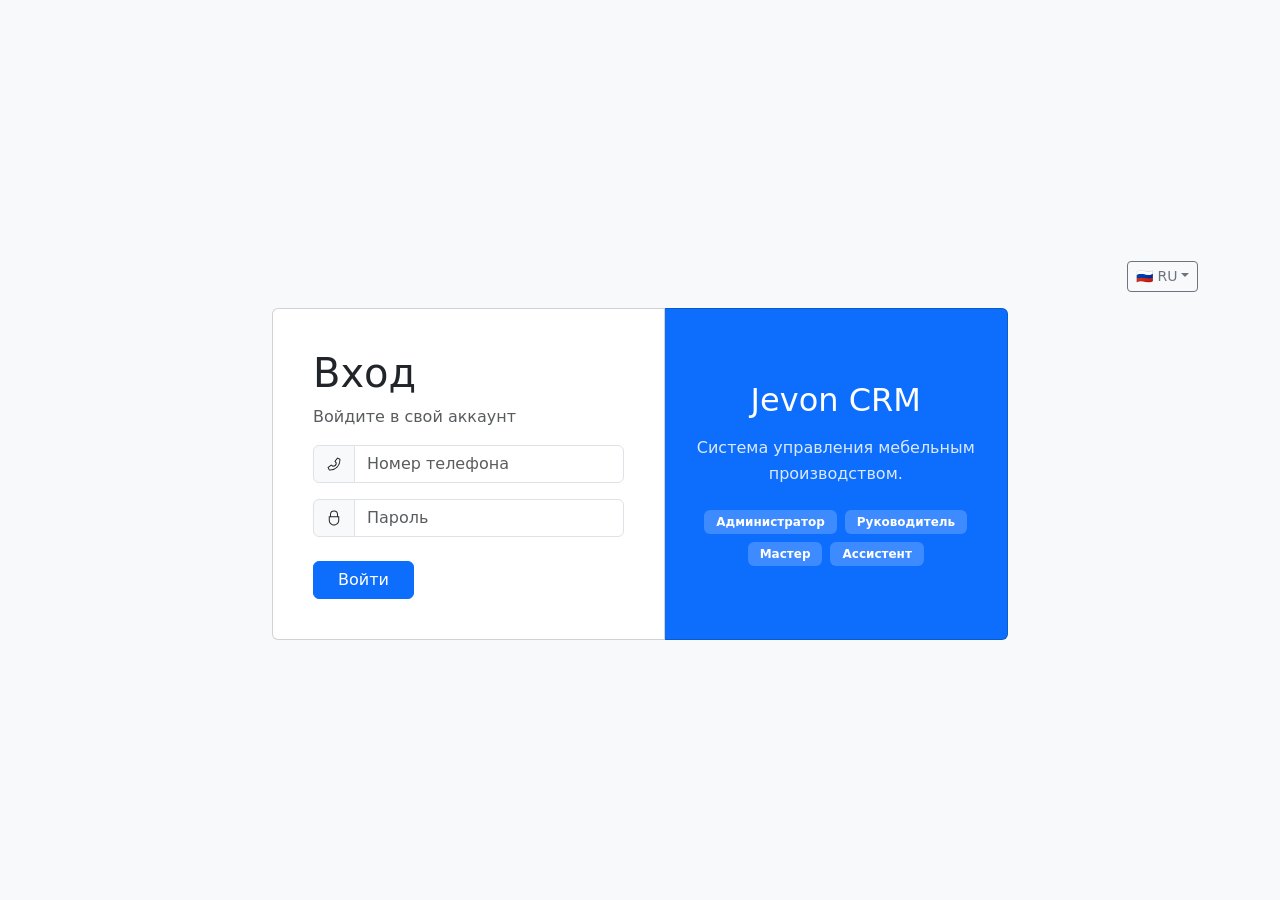
<file: index.html>
<!DOCTYPE html>
<!--
* CoreUI Free React.js Admin Template
* @version v5.5.0
* @link https://coreui.io/product/free-react-admin-template/
* Copyright (c) 2025 creativeLabs Łukasz Holeczek
* Licensed under MIT (https://github.com/coreui/coreui-free-react-admin-template/blob/main/LICENSE)
-->
  <html lang="en" data-coreui-theme="light">
  <head>
    <meta charset="utf-8">
    <meta http-equiv="X-UA-Compatible" content="IE=edge">
    <meta name="viewport" content="width=device-width, initial-scale=1, shrink-to-fit=no">
    <meta name="description" content="CoreUI for React - Open Source Bootstrap Admin Template">
    <meta name="author" content="Łukasz Holeczek">
    <meta name="keyword" content="Bootstrap,Admin,Template,Open,Source,CSS,SCSS,HTML,RWD,Dashboard,React">
    <title>Jevon-CRM</title>
    <link rel="manifest" href="./manifest.json">
    <link rel="shortcut icon" href="./favicon.ico">
    <script type="module" crossorigin src="./assets/index-CKq4PB1s.js"></script>
    <link rel="stylesheet" crossorigin href="./assets/index-Dvpht3bk.css">
  </head>
  <body>
    <noscript>
      You need to enable JavaScript to run this app
    </noscript>
    <div id="root"></div>
    <!-- built files will be auto injected -->
  </body>
</html>
</file>
